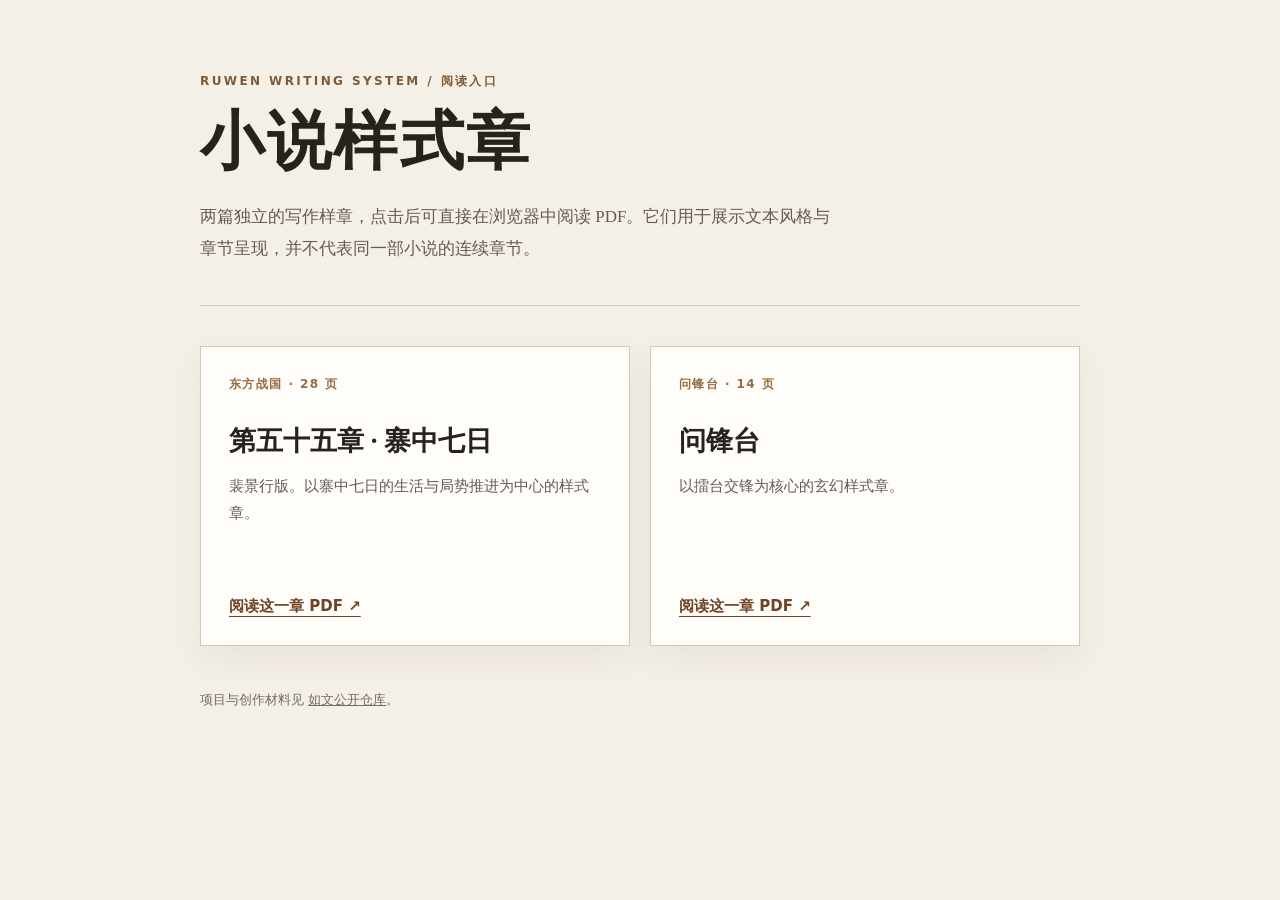
<file: docs/index.html>
<!doctype html>
<html lang="zh-CN">
<head>
  <meta charset="utf-8">
  <meta name="viewport" content="width=device-width, initial-scale=1">
  <meta name="description" content="如文写作系统的小说样式章阅读入口。">
  <title>如文 · 小说样式章</title>
  <style>
    :root { color-scheme: light; font-family: "Noto Serif SC", "Songti SC", "SimSun", serif; }
    * { box-sizing: border-box; }
    body { margin: 0; color: #28221d; background: #f5f0e7; }
    main { width: min(100% - 2.5rem, 880px); margin: 0 auto; padding: 72px 0 88px; }
    .eyebrow { color: #805a38; font: 600 12px/1.5 system-ui, sans-serif; letter-spacing: .2em; }
    h1 { margin: 14px 0 20px; font-size: clamp(38px, 7vw, 64px); font-weight: 600; line-height: 1.2; letter-spacing: .04em; }
    .intro { max-width: 38em; color: #665b50; font-size: 17px; line-height: 1.9; }
    .rule { height: 1px; margin: 40px 0; background: #d8c9b6; }
    .chapters { display: grid; grid-template-columns: repeat(auto-fit, minmax(290px, 1fr)); gap: 20px; }
    article { display: flex; flex-direction: column; min-height: 300px; padding: 28px; border: 1px solid #d8c9b6; background: #fffdf9; box-shadow: 0 12px 32px #402d1610; }
    .tag { margin: 0 0 30px; color: #9a6b42; font: 600 12px/1.5 system-ui, sans-serif; letter-spacing: .12em; }
    h2 { margin: 0 0 12px; font-size: 27px; font-weight: 600; line-height: 1.4; }
    article p:not(.tag) { margin: 0; color: #665b50; font-size: 15px; line-height: 1.8; }
    article a { align-self: flex-start; margin-top: auto; padding-top: 30px; color: #704322; font: 600 15px/1.5 system-ui, sans-serif; text-decoration-thickness: 1px; text-underline-offset: 5px; }
    article a:hover, article a:focus-visible { color: #a34e22; }
    footer { margin-top: 42px; color: #766b60; font: 13px/1.8 system-ui, sans-serif; }
    footer a { color: inherit; }
  </style>
</head>
<body>
  <main>
    <div class="eyebrow">RUWEN WRITING SYSTEM / 阅读入口</div>
    <h1>小说样式章</h1>
    <p class="intro">两篇独立的写作样章，点击后可直接在浏览器中阅读 PDF。它们用于展示文本风格与章节呈现，并不代表同一部小说的连续章节。</p>
    <div class="rule"></div>
    <section class="chapters" aria-label="样式章节">
      <article>
        <p class="tag">东方战国 · 28 页</p>
        <h2>第五十五章 · 寨中七日</h2>
        <p>裴景行版。以寨中七日的生活与局势推进为中心的样式章。</p>
        <a href="portfolio/artifacts/dongfang-zhanguo-chapter-55-style.pdf">阅读这一章 PDF ↗</a>
      </article>
      <article>
        <p class="tag">问锋台 · 14 页</p>
        <h2>问锋台</h2>
        <p>以擂台交锋为核心的玄幻样式章。</p>
        <a href="portfolio/artifacts/wenfengtai-fantasy-style-chapter.pdf">阅读这一章 PDF ↗</a>
      </article>
    </section>
    <footer>项目与创作材料见 <a href="https://github.com/hunterhigh/ruwen-writing-system">如文公开仓库</a>。</footer>
  </main>
</body>
</html>
</file>
